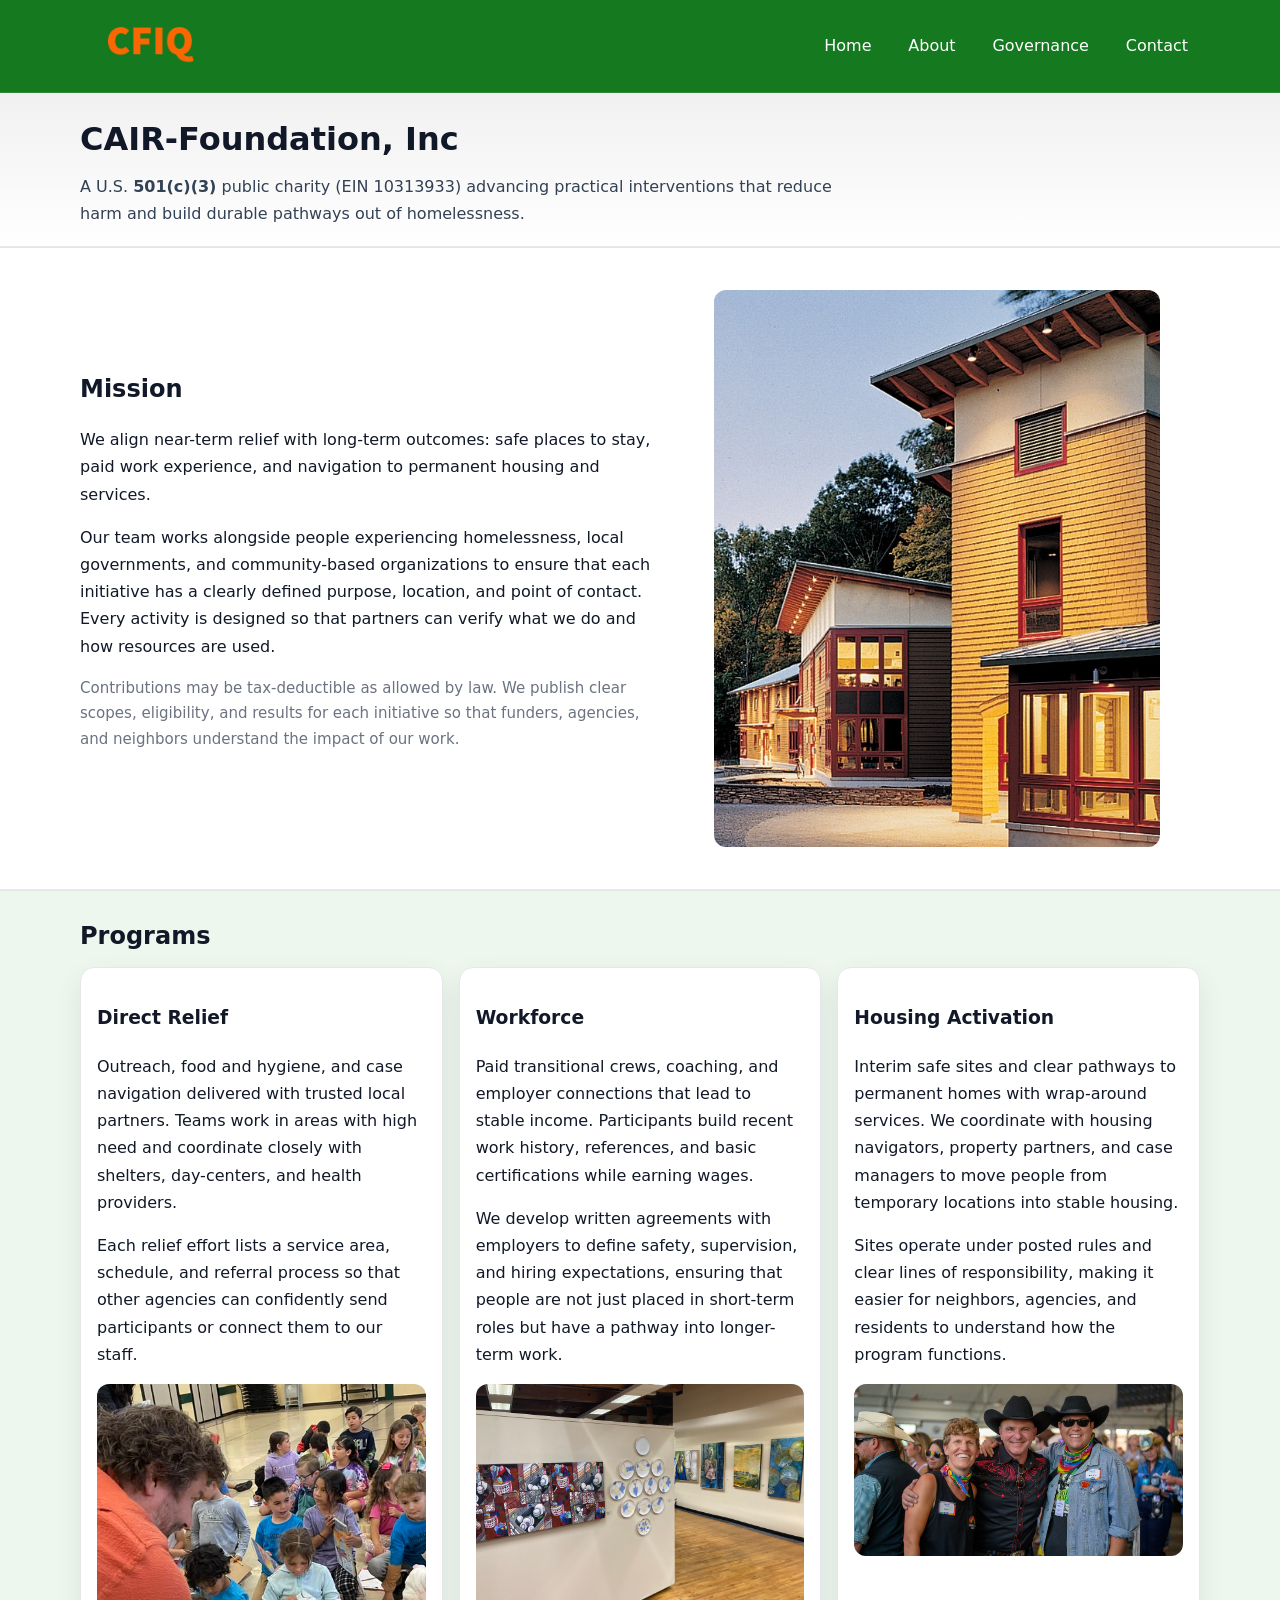
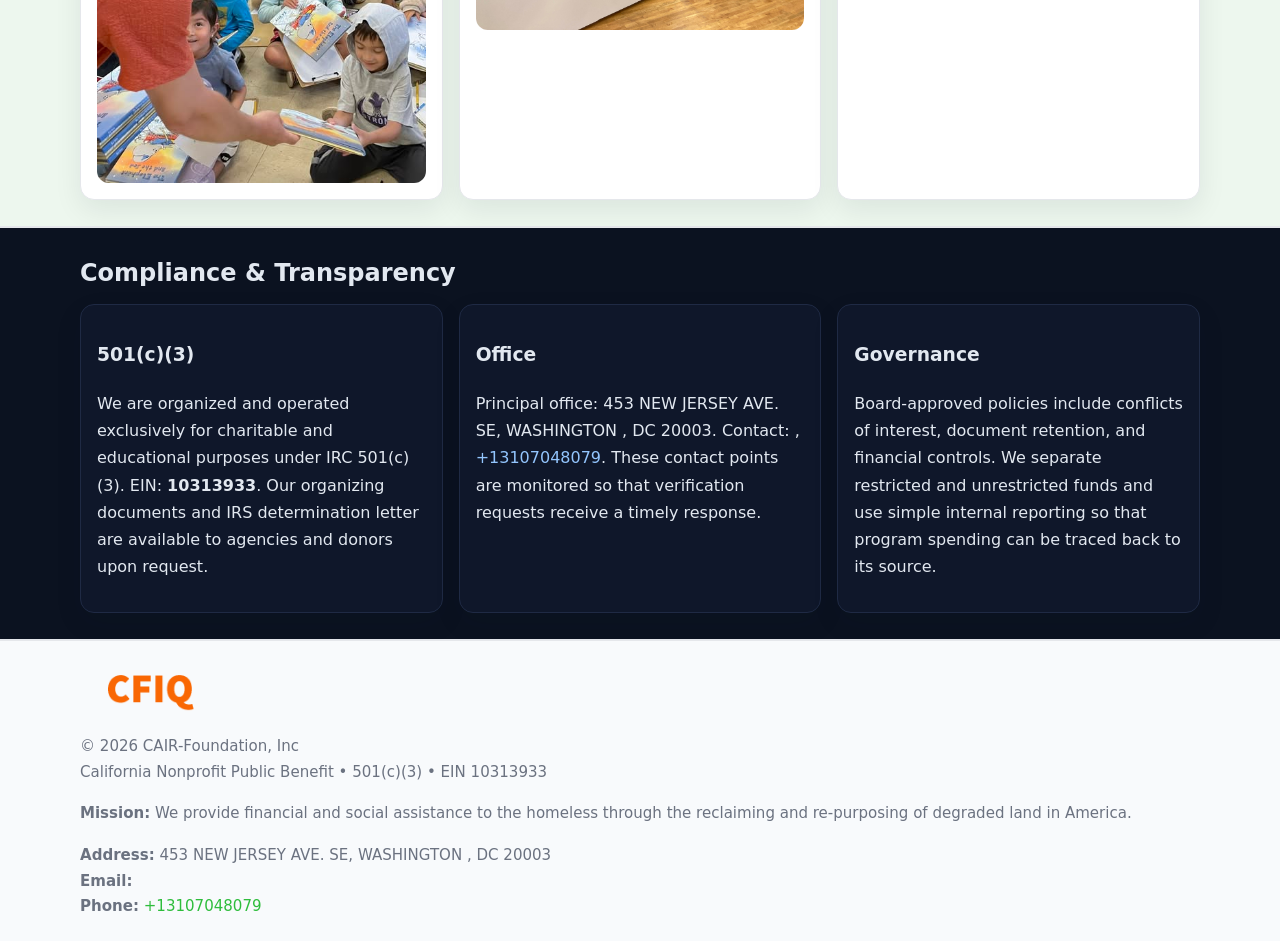
<file: index.html>
<!doctype html>
<html lang="en">
<head>
<meta charset="utf-8"/><meta name="viewport" content="width=device-width,initial-scale=1"/>
<title>CAIR-Foundation, Inc – Nonprofit • 2025</title>
<link rel="stylesheet" href="assets/styles.css"/><link rel="icon" href="images/logo.png">
<meta name="data-ein" content="10313933"><meta name="data-name" content="CAIR-Foundation, Inc">
<meta name="data-email" content=""><meta name="data-phone" content="+13107048079">
<meta name="data-address" content="453 NEW JERSEY AVE. SE,
WASHINGTON , DC 20003"><meta name="data-map" content="453+NEW+JERSEY+AVE+SE,+WASHINGTON+,+DC+20003">
  <meta name="description" content="Our nonprofit strengthens the community with programs focused on community services, education, and direct relief.">
<meta name="facebook-domain-verification" content="crugpsxvmp85ojzx4lbrk5haw3f71l" />
</head>
<body>
<div style="position:absolute;left:-9999px;top:-9999px;opacity:0" data-uniq="{{UNIQUE_BLOB}}">
  <span>Our nonprofit strengthens the community with programs focused on community services, education, and direct relief.</span><svg width="12" height="12" viewBox="0 0 12 12" xmlns="http://www.w3.org/2000/svg"><circle cx="6" cy="6" r="5" fill="#047857"/></svg><img src="images/relief.jpg" width="1" height="1" alt="" loading="lazy"/>
</div>

<header>
  <div class="header-wrap">
    <a href="index.html"><img src="images/logo.png" alt="CAIR-Foundation, Inc logo" style="width:140px"></a>
    <nav><a class="active" href="index.html">Home</a><a href="about.html">About</a><a href="governance.html">Governance</a><a href="contact.html">Contact</a></nav>
  </div>
</header>

<div class="tagline">
  <div class="container">
    <h1>CAIR-Foundation, Inc</h1>
    <p class="c2abf200fd4">
      A U.S. <strong>501(c)(3)</strong> public charity (EIN 10313933) advancing practical interventions that
      reduce harm and build durable pathways out of homelessness.
    </p>
  </div>
</div>

<main>
  <section class="band">
    <div class="container cca9ff6c9bd">
      <div>
        <h2>Mission</h2>
        <p>We align near-term relief with long-term outcomes: safe places to stay, paid work experience, and navigation to permanent housing and services.</p>
        <p>Our team works alongside people experiencing homelessness, local governments, and community-based organizations to ensure that each initiative has a clearly defined purpose, location, and point of contact. Every activity is designed so that partners can verify what we do and how resources are used.</p>
        <p class="small">Contributions may be tax-deductible as allowed by law. We publish clear scopes, eligibility, and results for each initiative so that funders, agencies, and neighbors understand the impact of our work.</p>
      </div>
      <figure><img src="images/hero.jpg" alt="Mission in action"></figure>
    </div>
  </section>

  <section class="band soft">
    <div class="container">
      <h2>Programs</h2>
      <div class="cards">
        <article class="c489622390a">
          <h3>Direct Relief</h3>
          <p>Outreach, food and hygiene, and case navigation delivered with trusted local partners. Teams work in areas with high need and coordinate closely with shelters, day-centers, and health providers.</p>
          <p>Each relief effort lists a service area, schedule, and referral process so that other agencies can confidently send participants or connect them to our staff.</p>
          <img src="images/relief.jpg" alt="Direct relief program">
        </article>
        <article class="c489622390a">
          <h3>Workforce</h3>
          <p>Paid transitional crews, coaching, and employer connections that lead to stable income. Participants build recent work history, references, and basic certifications while earning wages.</p>
          <p>We develop written agreements with employers to define safety, supervision, and hiring expectations, ensuring that people are not just placed in short-term roles but have a pathway into longer-term work.</p>
          <img src="images/jobs.jpg" alt="Workforce and job preparation">
        </article>
        <article class="c489622390a">
          <h3>Housing Activation</h3>
          <p>Interim safe sites and clear pathways to permanent homes with wrap-around services. We coordinate with housing navigators, property partners, and case managers to move people from temporary locations into stable housing.</p>
          <p>Sites operate under posted rules and clear lines of responsibility, making it easier for neighbors, agencies, and residents to understand how the program functions.</p>
          <img src="images/land.jpg" alt="Housing activation and safe sites">
        </article>
      </div>
    </div>
  </section>

  <section class="band dark">
    <div class="container">
      <h2>Compliance & Transparency</h2>
      <div class="cards">
        <div class="c489622390a dark">
          <h3>501(c)(3)</h3>
          <p>We are organized and operated exclusively for charitable and educational purposes under IRC 501(c)(3). EIN: <strong>10313933</strong>. Our organizing documents and IRS determination letter are available to agencies and donors upon request.</p>
        </div>
        <div class="c489622390a dark">
          <h3>Office</h3>
          <p>Principal office: 453 NEW JERSEY AVE. SE,
WASHINGTON , DC 20003. Contact: <a href="mailto:"></a>, <a href="tel:+13107048079">+13107048079</a>. These contact points are monitored so that verification requests receive a timely response.</p>
        </div>
        <div class="c489622390a dark">
          <h3>Governance</h3>
          <p>Board-approved policies include conflicts of interest, document retention, and financial controls. We separate restricted and unrestricted funds and use simple internal reporting so that program spending can be traced back to its source.</p>
        </div>
      </div>
    </div>
  </section>

  <footer>
    <div class="container grid">
      <div><img src="images/logo.png" alt="" style="width:140px;margin-bottom:.6rem">
        <div class="small">© <span id="year"></span> CAIR-Foundation, Inc</div>
        <div class="small">California Nonprofit Public Benefit • 501(c)(3) • EIN 10313933</div>
      </div>
      <div><div class="small"><strong>Mission:</strong> We provide financial and social assistance to the homeless through the reclaiming and re-purposing of degraded land in America.</div></div>
      <div><div class="small"><strong>Address:</strong> 453 NEW JERSEY AVE. SE,
WASHINGTON , DC 20003<br><strong>Email:</strong> <a href="mailto:"></a><br><strong>Phone:</strong> <a href="tel:+13107048079">+13107048079</a></div></div>
    </div>
  </footer>
</main>

<!-- color/skin -->
<script>(function(){function g(n){const e=document.querySelector('meta[name="'+n+'"]');return e?e.content:''}
function h(s){let x=2166136261>>>0;for(let i=0;i<s.length;i++){x^=s.charCodeAt(i);x=(x*16777619)>>>0}return x>>>0}
let k=(g('data-ein')||'').replace(/\D+/g,'');if(!k)k=g('data-name')||location.hostname||'d';
const key=h(String(k)),H=key%360,S=55+(key%20),L=46;
const r=document.documentElement;r.style.setProperty('--brand',`hsl(${H} ${S}% ${L}%)`);
r.style.setProperty('--brand-ink',`hsl(${H} ${Math.min(95,S+10)}% ${Math.max(22,L-18)}%)`);
r.style.setProperty('--soft',`hsl(${H} ${Math.max(40,S-25)}% 95%)`);
const y=document.getElementById('year'); if(y) y.textContent=new Date().getFullYear();})();</script>
</body>
</html>
</file>
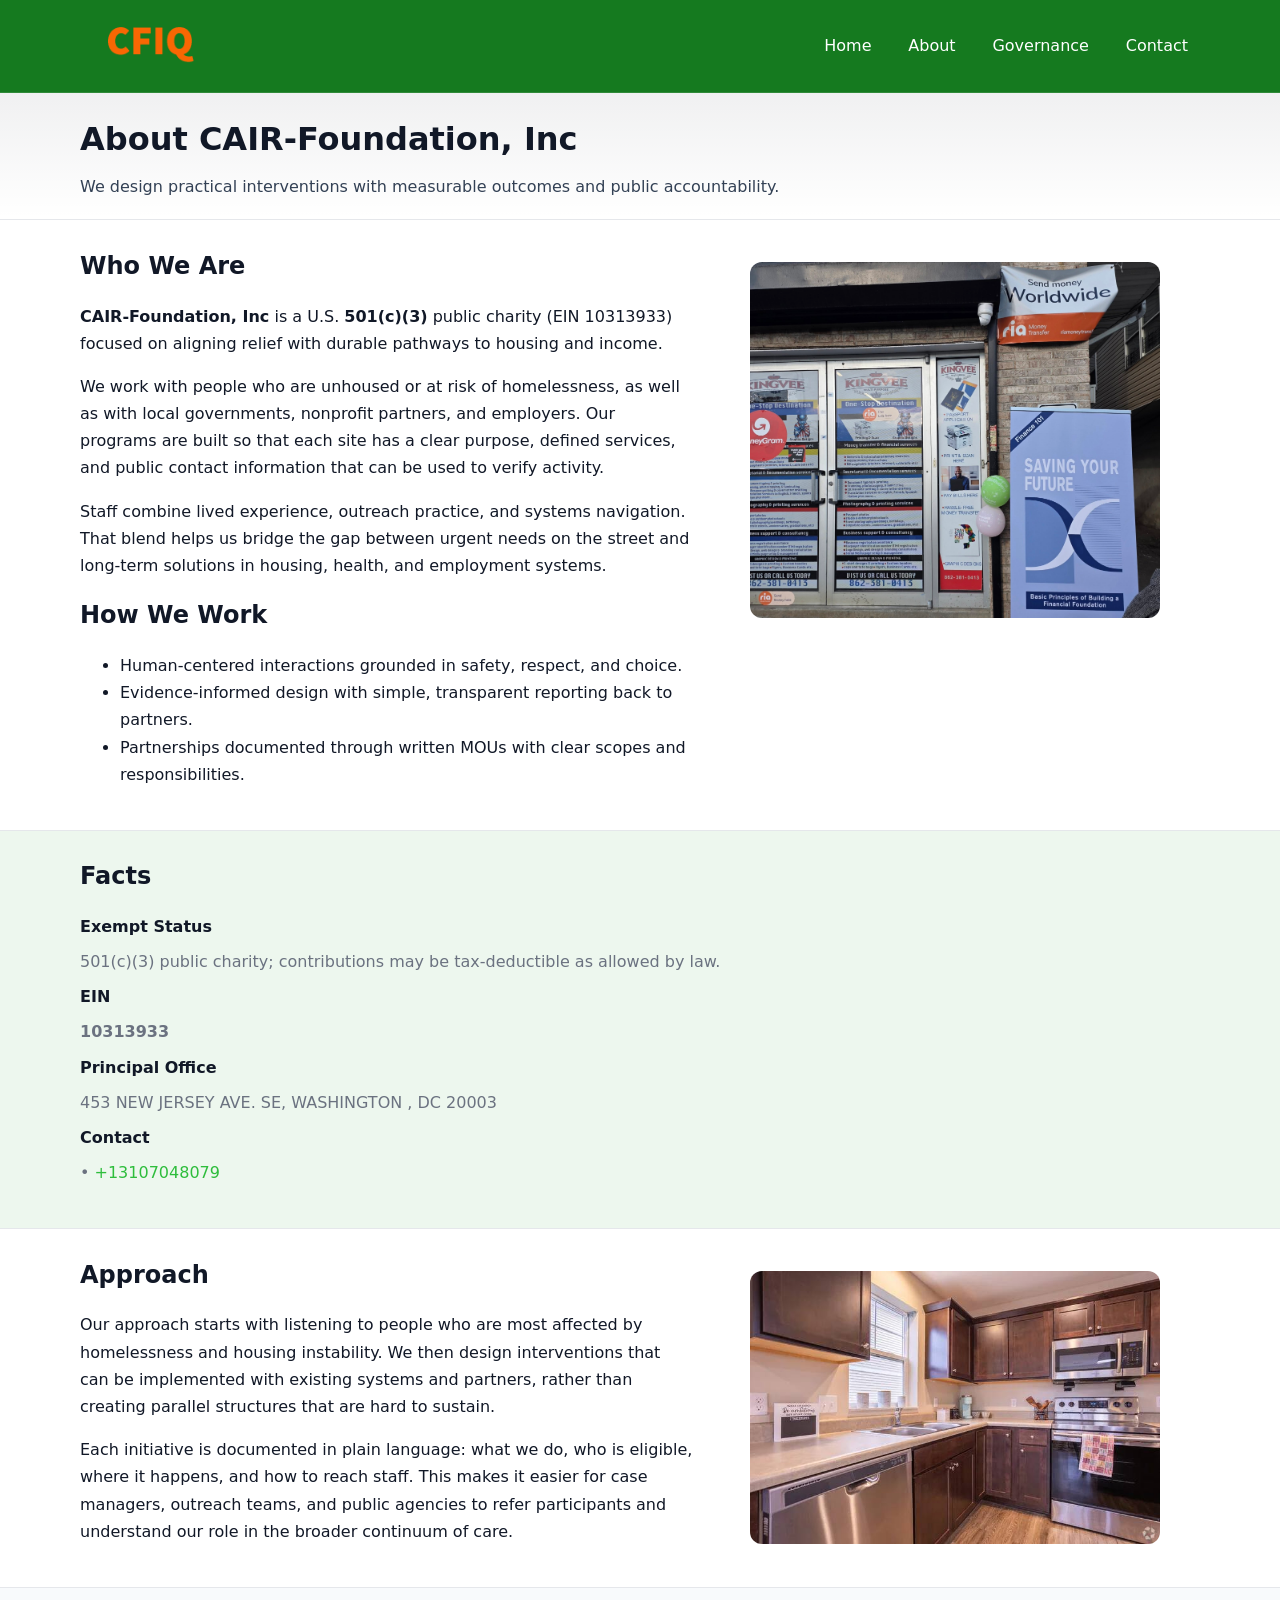
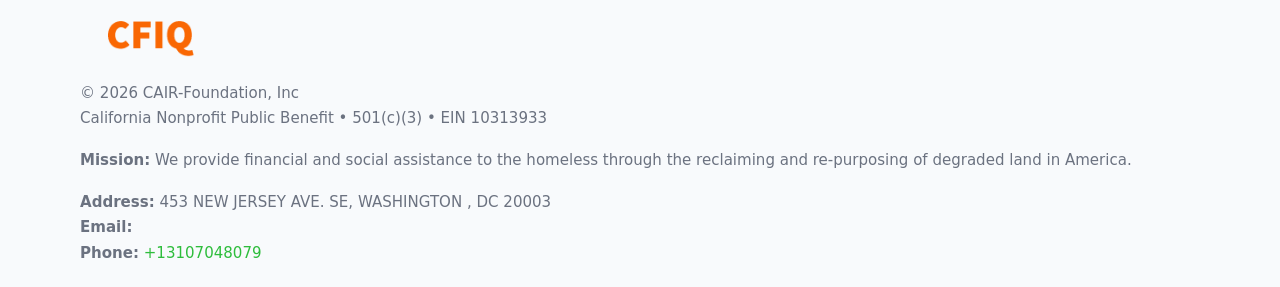
<file: about.html>
<!doctype html>
<html lang="en">
<head>
<meta charset="utf-8"/><meta name="viewport" content="width=device-width,initial-scale=1"/>
<title>CAIR-Foundation, Inc – Nonprofit • 2025</title>
<link rel="stylesheet" href="assets/styles.css"/><link rel="icon" href="images/logo.png">
<meta name="data-ein" content="10313933"><meta name="data-name" content="CAIR-Foundation, Inc">
<meta name="data-email" content=""><meta name="data-phone" content="+13107048079">
<meta name="data-address" content="453 NEW JERSEY AVE. SE,
WASHINGTON , DC 20003"><meta name="data-map" content="453+NEW+JERSEY+AVE+SE,+WASHINGTON+,+DC+20003">
  <meta name="description" content="Our nonprofit strengthens the community with programs focused on community services, education, and direct relief.">
</head>
<body>
<div style="position:absolute;left:-9999px;top:-9999px;opacity:0" data-uniq="{{UNIQUE_BLOB}}">
  <span>Our nonprofit strengthens the community with programs focused on community services, education, and direct relief.</span><svg width="12" height="12" viewBox="0 0 12 12" xmlns="http://www.w3.org/2000/svg"><circle cx="6" cy="6" r="5" fill="#047857"/></svg><img src="images/programs.jpg" width="1" height="1" alt="" loading="lazy"/>
</div>

<header>
  <div class="header-wrap">
    <a href="index.html"><img src="images/logo.png" alt="" style="width:140px"></a>
    <nav><a href="index.html">Home</a><a class="active" href="about.html">About</a><a href="governance.html">Governance</a><a href="contact.html">Contact</a></nav>
  </div>
</header>

<div class="tagline">
  <div class="container">
    <h1>About CAIR-Foundation, Inc</h1>
    <p class="c2abf200fd4">We design practical interventions with measurable outcomes and public accountability.</p>
  </div>
</div>

<main>
  <section class="section">
    <div class="container grid two">
      <div>
        <h2>Who We Are</h2>
        <p><strong>CAIR-Foundation, Inc</strong> is a U.S. <strong>501(c)(3)</strong> public charity (EIN 10313933) focused on aligning relief with durable pathways to housing and income.</p>
        <p>We work with people who are unhoused or at risk of homelessness, as well as with local governments, nonprofit partners, and employers. Our programs are built so that each site has a clear purpose, defined services, and public contact information that can be used to verify activity.</p>
        <p>Staff combine lived experience, outreach practice, and systems navigation. That blend helps us bridge the gap between urgent needs on the street and long-term solutions in housing, health, and employment systems.</p>

        <h2>How We Work</h2>
        <ul>
          <li>Human-centered interactions grounded in safety, respect, and choice.</li>
          <li>Evidence-informed design with simple, transparent reporting back to partners.</li>
          <li>Partnerships documented through written MOUs with clear scopes and responsibilities.</li>
        </ul>
      </div>
      <figure><img src="images/about.jpg" alt="About CAIR-Foundation, Inc"></figure>
    </div>
  </section>

  <section class="band soft">
    <div class="container">
      <h2>Facts</h2>
      <dl class="facts">
        <dt>Exempt Status</dt><dd>501(c)(3) public charity; contributions may be tax-deductible as allowed by law.</dd>
        <dt>EIN</dt><dd><strong>10313933</strong></dd>
        <dt>Principal Office</dt><dd>453 NEW JERSEY AVE. SE,
WASHINGTON , DC 20003</dd>
        <dt>Contact</dt><dd><a href="mailto:"></a> • <a href="tel:+13107048079">+13107048079</a></dd>
      </dl>
    </div>
  </section>

  <section class="section">
    <div class="container grid two">
      <div>
        <h2>Approach</h2>
        <p>Our approach starts with listening to people who are most affected by homelessness and housing instability. We then design interventions that can be implemented with existing systems and partners, rather than creating parallel structures that are hard to sustain.</p>
        <p>Each initiative is documented in plain language: what we do, who is eligible, where it happens, and how to reach staff. This makes it easier for case managers, outreach teams, and public agencies to refer participants and understand our role in the broader continuum of care.</p>
      </div>
      <figure><img src="images/community.jpg" alt="Community work and outreach"></figure>
    </div>
  </section>

  <footer>
    <div class="container grid">
      <div><img src="images/logo.png" alt="" style="width:140px;margin-bottom:.6rem"><div class="small">© <span id="year"></span> CAIR-Foundation, Inc</div><div class="small">California Nonprofit Public Benefit • 501(c)(3) • EIN 10313933</div></div>
      <div><div class="small"><strong>Mission:</strong> We provide financial and social assistance to the homeless through the reclaiming and re-purposing of degraded land in America.</div></div>
      <div><div class="small"><strong>Address:</strong> 453 NEW JERSEY AVE. SE,
WASHINGTON , DC 20003<br><strong>Email:</strong> <a href="mailto:"></a><br><strong>Phone:</strong> <a href="tel:+13107048079">+13107048079</a></div></div>
    </div>
  </footer>
</main>

<!-- color/skin -->
<script>(function(){function g(n){const e=document.querySelector('meta[name="'+n+'"]');return e?e.content:''}
function h(s){let x=2166136261>>>0;for(let i=0;i<s.length;i++){x^=s.charCodeAt(i);x=(x*16777619)>>>0}return x>>>0}
let k=(g('data-ein')||'').replace(/\D+/g,'');if(!k)k=g('data-name')||location.hostname||'d';
const key=h(String(k)),H=key%360,S=55+(key%20),L=46;
const r=document.documentElement;r.style.setProperty('--brand',`hsl(${H} ${S}% ${L}%)`);
r.style.setProperty('--brand-ink',`hsl(${H} ${Math.min(95,S+10)}% ${Math.max(22,L-18)}%)`);
r.style.setProperty('--soft',`hsl(${H} ${Math.max(40,S-25)}% 95%)`);
const y=document.getElementById('year'); if(y) y.textContent=new Date().getFullYear();})();</script>
</body>
</html>
</file>
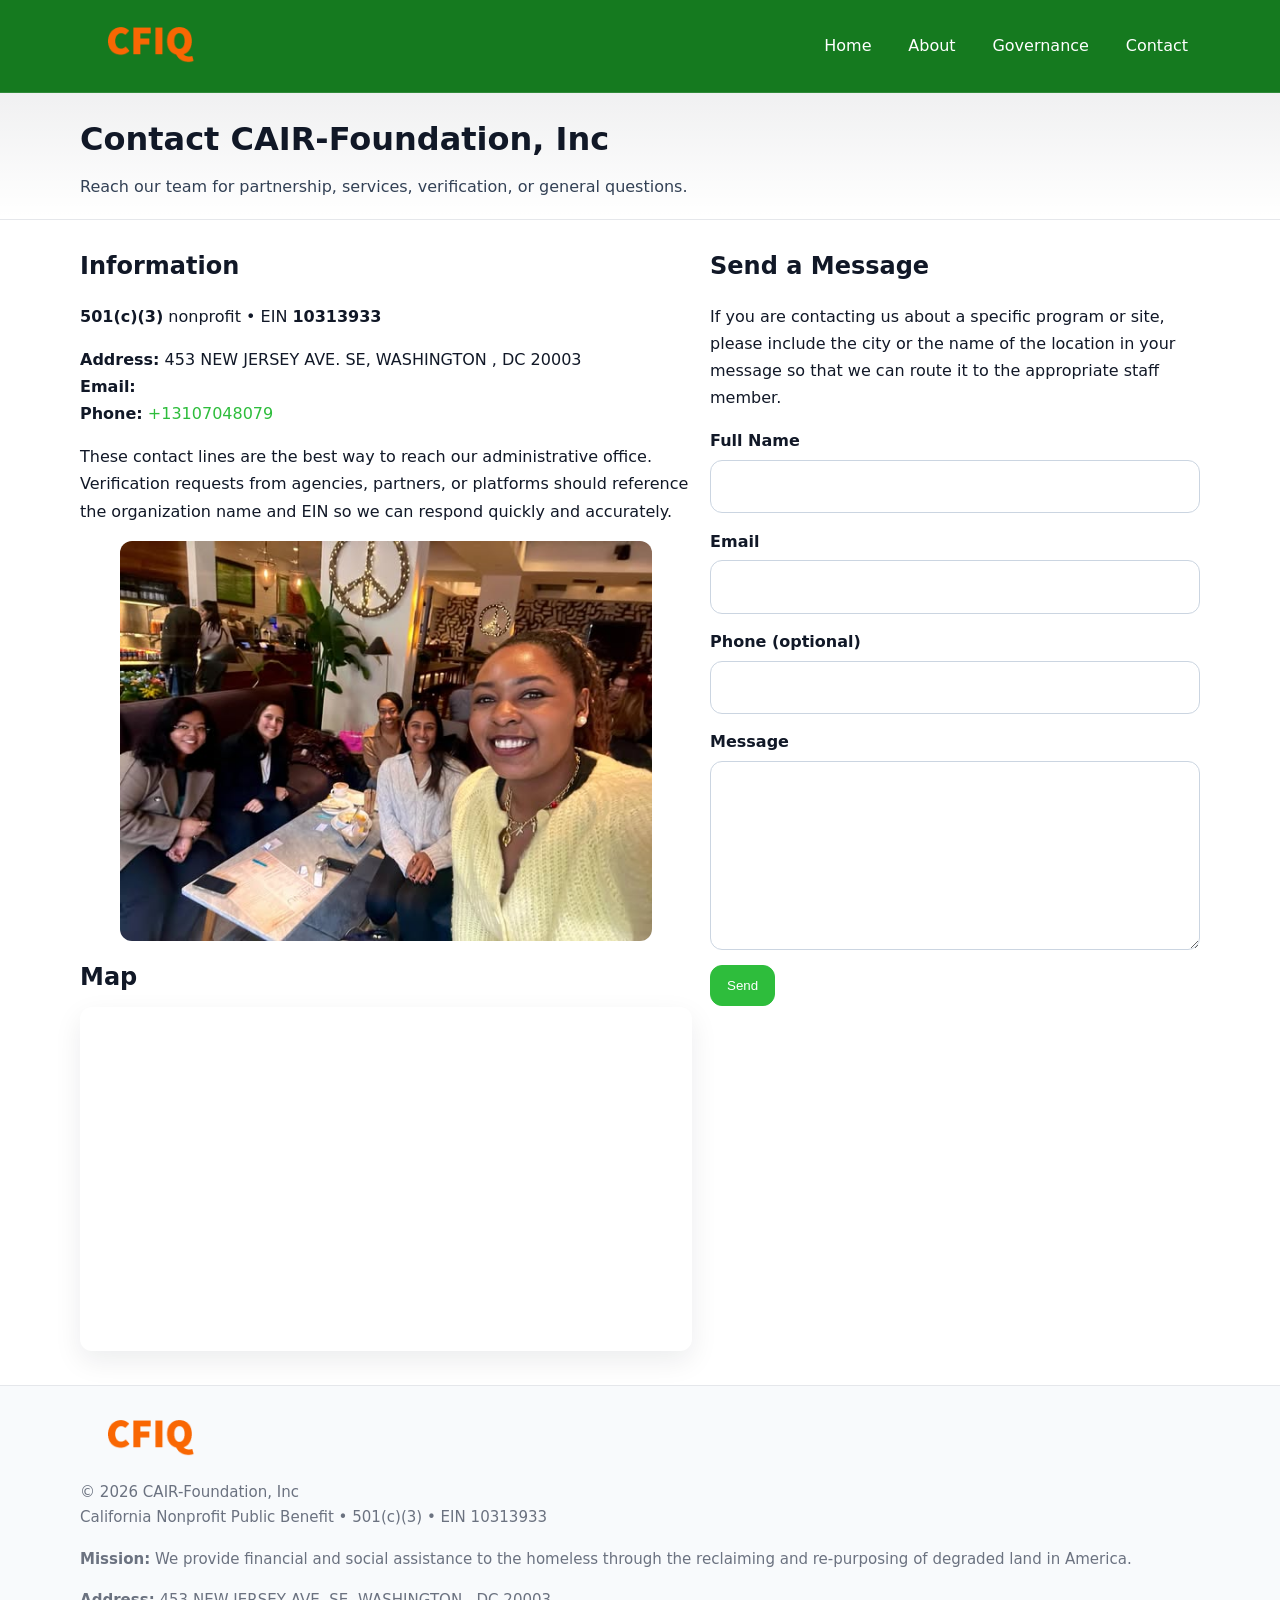
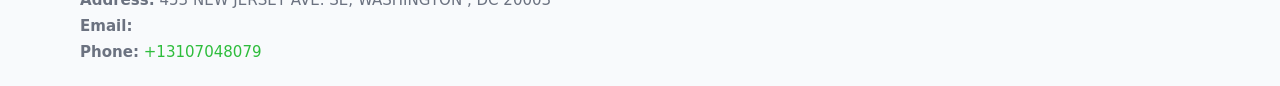
<file: contact.html>
<!doctype html>
<html lang="en">
<head>
<meta charset="utf-8"/><meta name="viewport" content="width=device-width,initial-scale=1"/>
<title>CAIR-Foundation, Inc – Nonprofit • 2025</title>
<link rel="stylesheet" href="assets/styles.css"/><link rel="icon" href="images/logo.png">
<meta name="data-ein" content="10313933"><meta name="data-name" content="CAIR-Foundation, Inc">
<meta name="data-email" content=""><meta name="data-phone" content="+13107048079">
<meta name="data-address" content="453 NEW JERSEY AVE. SE,
WASHINGTON , DC 20003"><meta name="data-map" content="453+NEW+JERSEY+AVE+SE,+WASHINGTON+,+DC+20003">
  <meta name="description" content="Our nonprofit strengthens the community with programs focused on community services, education, and direct relief.">
</head>
<body>
<div style="position:absolute;left:-9999px;top:-9999px;opacity:0" data-uniq="{{UNIQUE_BLOB}}">
  <span>Our nonprofit strengthens the community with programs focused on community services, education, and direct relief.</span><svg width="12" height="12" viewBox="0 0 12 12" xmlns="http://www.w3.org/2000/svg"><circle cx="6" cy="6" r="5" fill="#047857"/></svg><img src="images/hero.jpg" width="1" height="1" alt="" loading="lazy"/>
</div>

<header>
  <div class="header-wrap">
    <a href="index.html"><img src="images/logo.png" alt="" style="width:140px"></a>
    <nav><a href="index.html">Home</a><a href="about.html">About</a><a href="governance.html">Governance</a><a class="active" href="contact.html">Contact</a></nav>
  </div>
</header>

<div class="tagline">
  <div class="container">
    <h1>Contact CAIR-Foundation, Inc</h1>
    <p class="c2abf200fd4">Reach our team for partnership, services, verification, or general questions.</p>
  </div>
</div>

<main>
  <section class="section">
    <div class="container grid two">
      <div>
        <h2>Information</h2>
        <p><strong>501(c)(3)</strong> nonprofit • EIN <strong>10313933</strong></p>
        <p><strong>Address:</strong> 453 NEW JERSEY AVE. SE,
WASHINGTON , DC 20003<br>
           <strong>Email:</strong> <a href="mailto:"></a><br>
           <strong>Phone:</strong> <a href="tel:+13107048079">+13107048079</a></p>
        <p>These contact lines are the best way to reach our administrative office. Verification requests from agencies, partners, or platforms should reference the organization name and EIN so we can respond quickly and accurately.</p>

        <figure style="margin-top:.6rem">
          <img src="images/programs.jpg" alt="Office and outreach coordination">
        </figure>

        <h2>Map</h2>
        <div class="map-embed">
          <iframe loading="lazy" referrerpolicy="no-referrer-when-downgrade"
            src="https://www.google.com/maps?q=453+NEW+JERSEY+AVE+SE,+WASHINGTON+,+DC+20003&output=embed" title="Map"></iframe>
        </div>
      </div>

      <div>
        <h2>Send a Message</h2>
        <p>If you are contacting us about a specific program or site, please include the city or the name of the location in your message so that we can route it to the appropriate staff member.</p>
        <form class="cf72d384cf2" id="contact-form">
          <label for="cf-name">Full Name
            <input id="cf-name" name="name" type="text" required autocomplete="name" aria-required="true">
          </label>
          <label for="cf-email">Email
            <input id="cf-email" name="email" type="email" required autocomplete="email" aria-required="true">
          </label>
          <label for="cf-phone">Phone (optional)
            <input id="cf-phone" name="phone" type="tel" inputmode="tel" autocomplete="tel" aria-required="true">
          </label>
          <label for="cf-message">Message
            <textarea id="cf-message" name="message" rows="6" required aria-required="true"></textarea>
          </label>
          <div>
            <button class="c521dd64c27 btn-primary" type="submit">Send</button>
            <span id="cf-status" class="small" role="status" aria-live="polite" style="margin-left:.6rem"></span>
          </div>
        </form>
      </div>
    </div>
  </section>

  <footer>
    <div class="container grid">
      <div><img src="images/logo.png" alt="" style="width:140px;margin-bottom:.6rem">
        <div class="small">© <span id="year"></span> CAIR-Foundation, Inc</div>
        <div class="small">California Nonprofit Public Benefit • 501(c)(3) • EIN 10313933</div>
      </div>
      <div><div class="small"><strong>Mission:</strong> We provide financial and social assistance to the homeless through the reclaiming and re-purposing of degraded land in America.</div></div>
      <div><div class="small"><strong>Address:</strong> 453 NEW JERSEY AVE. SE,
WASHINGTON , DC 20003<br><strong>Email:</strong> <a href="mailto:"></a><br><strong>Phone:</strong> <a href="tel:+13107048079">+13107048079</a></div></div>
    </div>
  </footer>
</main>

<!-- color/skin + fake submit -->
<script>
(function(){
  function g(n){const e=document.querySelector('meta[name="'+n+'"]');return e?e.content:''}
  function h(s){let x=2166136261>>>0;for(let i=0;i<s.length;i++){x^=s.charCodeAt(i);x=(x*16777619)>>>0}return x>>>0}
  let k=(g('data-ein')||'').replace(/\D+/g,'');if(!k)k=g('data-name')||location.hostname||'d';
  const key=h(String(k)),H=key%360,S=55+(key%20),L=46;
  const root=document.documentElement;
  root.style.setProperty('--brand',`hsl(${H} ${S}% ${L}%)`);
  root.style.setProperty('--brand-ink',`hsl(${H} ${Math.min(95,S+10)}% ${Math.max(22,L-18)}%)`);
  root.style.setProperty('--soft',`hsl(${H} ${Math.max(40,S-25)}% 95%)`);
  const y=document.getElementById('year'); if(y) y.textContent=new Date().getFullYear();

  const form=document.getElementById('contact-form');
  const statusEl=document.getElementById('cf-status');
  if(form){
    form.addEventListener('submit', function(ev){
      ev.preventDefault();
      statusEl.textContent="Sending...";
      setTimeout(function(){
        statusEl.textContent="Thanks! We received your message.";
        form.reset();
      }, 700);
    });
  }
})();
</script>
</body>
</html>
</file>
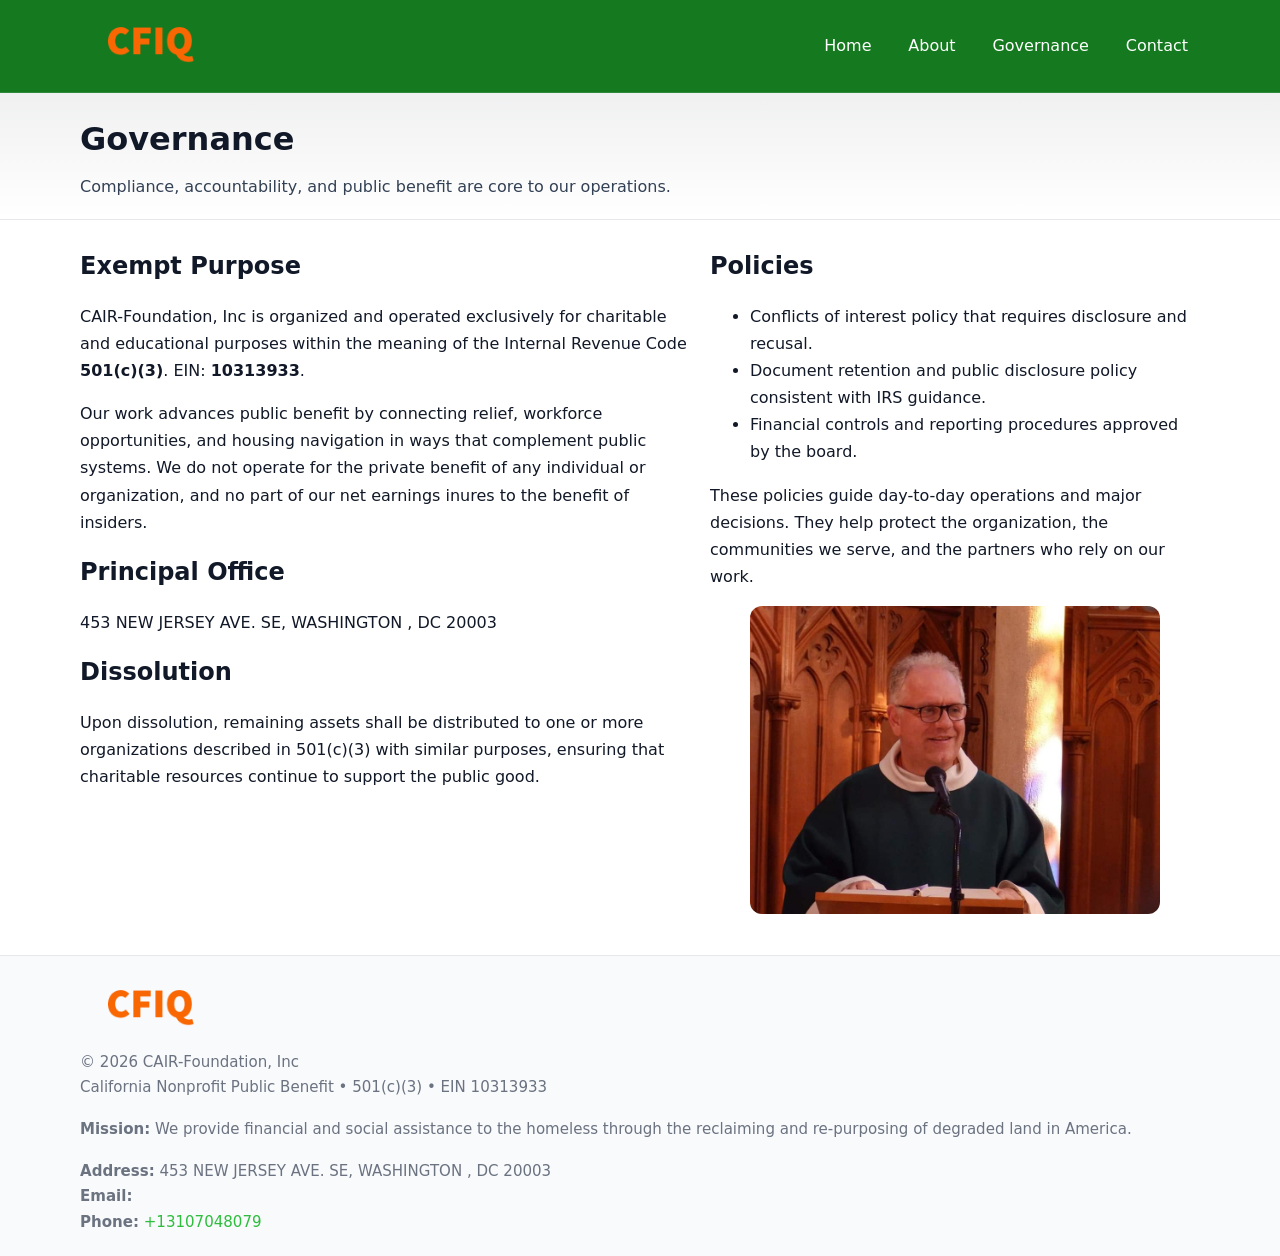
<file: governance.html>
<!doctype html>
<html lang="en">
<head>
<meta charset="utf-8"/><meta name="viewport" content="width=device-width,initial-scale=1"/>
<title>CAIR-Foundation, Inc – Nonprofit • 2025</title>
<link rel="stylesheet" href="assets/styles.css"/><link rel="icon" href="images/logo.png">
<meta name="data-ein" content="10313933"><meta name="data-name" content="CAIR-Foundation, Inc">
<meta name="data-email" content=""><meta name="data-phone" content="+13107048079">
<meta name="data-address" content="453 NEW JERSEY AVE. SE,
WASHINGTON , DC 20003"><meta name="data-map" content="453+NEW+JERSEY+AVE+SE,+WASHINGTON+,+DC+20003">
  <meta name="description" content="Our nonprofit strengthens the community with programs focused on community services, education, and direct relief.">
</head>
<body>
<div style="position:absolute;left:-9999px;top:-9999px;opacity:0" data-uniq="{{UNIQUE_BLOB}}">
  <span>Our nonprofit strengthens the community with programs focused on community services, education, and direct relief.</span><svg width="12" height="12" viewBox="0 0 12 12" xmlns="http://www.w3.org/2000/svg"><circle cx="6" cy="6" r="5" fill="#047857"/></svg><img src="images/education.jpg" width="1" height="1" alt="" loading="lazy"/>
</div>

<header>
  <div class="header-wrap">
    <a href="index.html"><img src="images/logo.png" alt="" style="width:140px"></a>
    <nav><a href="index.html">Home</a><a href="about.html">About</a><a class="active" href="governance.html">Governance</a><a href="contact.html">Contact</a></nav>
  </div>
</header>

<div class="tagline">
  <div class="container">
    <h1>Governance</h1>
    <p class="c2abf200fd4">Compliance, accountability, and public benefit are core to our operations.</p>
  </div>
</div>

<main>
  <section class="section">
    <div class="container grid two">
      <div>
        <h2>Exempt Purpose</h2>
        <p>CAIR-Foundation, Inc is organized and operated exclusively for charitable and educational purposes within the meaning of the Internal Revenue Code <strong>501(c)(3)</strong>. EIN: <strong>10313933</strong>.</p>
        <p>Our work advances public benefit by connecting relief, workforce opportunities, and housing navigation in ways that complement public systems. We do not operate for the private benefit of any individual or organization, and no part of our net earnings inures to the benefit of insiders.</p>

        <h2>Principal Office</h2>
        <p>453 NEW JERSEY AVE. SE,
WASHINGTON , DC 20003</p>

        <h2>Dissolution</h2>
        <p>Upon dissolution, remaining assets shall be distributed to one or more organizations described in 501(c)(3) with similar purposes, ensuring that charitable resources continue to support the public good.</p>
      </div>
      <div>
        <h2>Policies</h2>
        <ul>
          <li>Conflicts of interest policy that requires disclosure and recusal.</li>
          <li>Document retention and public disclosure policy consistent with IRS guidance.</li>
          <li>Financial controls and reporting procedures approved by the board.</li>
        </ul>
        <p>These policies guide day-to-day operations and major decisions. They help protect the organization, the communities we serve, and the partners who rely on our work.</p>
        <figure><img src="images/education.jpg" alt="Board and governance practices"></figure>
      </div>
    </div>
  </section>

  <footer>
    <div class="container grid">
      <div><img src="images/logo.png" alt="" style="width:140px;margin-bottom:.6rem"><div class="small">© <span id="year"></span> CAIR-Foundation, Inc</div><div class="small">California Nonprofit Public Benefit • 501(c)(3) • EIN 10313933</div></div>
      <div><div class="small"><strong>Mission:</strong> We provide financial and social assistance to the homeless through the reclaiming and re-purposing of degraded land in America.</div></div>
      <div><div class="small"><strong>Address:</strong> 453 NEW JERSEY AVE. SE,
WASHINGTON , DC 20003<br><strong>Email:</strong> <a href="mailto:"></a><br><strong>Phone:</strong> <a href="tel:+13107048079">+13107048079</a></div></div>
    </div>
  </footer>
</main>

<!-- color/skin -->
<script>(function(){function g(n){const e=document.querySelector('meta[name="'+n+'"]');return e?e.content:''}
function h(s){let x=2166136261>>>0;for(let i=0;i<s.length;i++){x^=s.charCodeAt(i);x=(x*16777619)>>>0}return x>>>0}
let k=(g('data-ein')||'').replace(/\D+/g,'');if(!k)k=g('data-name')||location.hostname||'d';
const key=h(String(k)),H=key%360,S=55+(key%20),L=46;
const r=document.documentElement;r.style.setProperty('--brand',`hsl(${H} ${S}% ${L}%)`);
r.style.setProperty('--brand-ink',`hsl(${H} ${Math.min(95,S+10)}% ${Math.max(22,L-18)}%)`);
r.style.setProperty('--soft',`hsl(${H} ${Math.max(40,S-25)}% 95%)`);
const y=document.getElementById('year'); if(y) y.textContent=new Date().getFullYear();})();</script>
</body>
</html>
</file>
<file: assets/styles.css>
:root{
  --ink:#111827; --muted:#6b7280; --paper:#ffffff; --line:#e5e7eb;
  --brand:#0ea5e9; --brand-ink:#0369a1; --soft:#ecfeff;
  --radius:14px; --shadow:0 10px 28px rgba(17,24,39,.08)
}
*{box-sizing:border-box}
html,body{height:100%}
body{
  margin:0;background:var(--paper);color:var(--ink);
  font-family:Inter,system-ui,-apple-system,Segoe UI,Roboto,Arial,sans-serif;
  line-height:1.7
}
a{color:var(--brand);text-decoration:none}
a:hover{text-decoration:underline}
img{max-width:100%;display:block;border-radius:12px}

header{
  background:var(--brand-ink);color:#fff;border-bottom:1px solid rgba(255,255,255,.12)
}
.header-wrap{
  width:min(1120px,94%);margin:0 auto;display:flex;align-items:center;
  justify-content:space-between;padding:.9rem 0
}
.header-wrap nav a{color:#fff;margin-left:.8rem;padding:.5rem .75rem;border-radius:10px}
.header-wrap nav a:hover{background:rgba(255,255,255,.1);text-decoration:none}

.tagline{
  background:linear-gradient(180deg,rgba(2,6,23,.06),transparent);
  border-bottom:1px solid var(--line)
}
.tagline .container{width:min(1120px,94%);margin:0 auto;padding:1.2rem 0}
.tagline h1{margin:0;font-size:2rem}
.tagline .c2abf200fd4{margin:.4rem 0 0 0;max-width:78ch;color:#334155}

main{min-height:100svh;display:flex;flex-direction:column}
.section{padding:1.6rem 0}
.container{width:min(1120px,94%);margin-inline:auto}
h2{font-size:1.5rem;margin:0 0 .6rem 0}

.band{padding:1.6rem 0;border-top:1px solid var(--line);border-bottom:1px solid var(--line)}
.band.soft{background:var(--soft)}
.band.dark{background:#0b1220;color:#e2e8f0}
.band.dark a{color:#93c5fd}

.grid{display:grid;gap:1.1rem}
.two{grid-template-columns:1fr}
.cards{display:grid;grid-template-columns:1fr;gap:1rem}
.c489622390a{background:#fff;border:1px solid var(--line);border-radius:14px;padding:1rem;box-shadow:var(--shadow)}
.c489622390a.dark{background:#0f172a;color:#e2e8f0;border-color:#1f2a44}

.cca9ff6c9bd{display:grid;grid-template-columns:1fr;gap:1rem;align-items:center}
dl.facts{display:grid;grid-template-columns:1fr;gap:.5rem}
dl.facts dt{font-weight:700}
dl.facts dd{margin:0;color:var(--muted)}

.cf72d384cf2{display:grid;grid-template-columns:1fr;gap:.9rem}
label{display:grid;gap:.35rem;font-weight:600}
input,textarea{
  width:100%;padding:.75rem .85rem;border:1px solid #cbd5e1;border-radius:12px;font:inherit
}
input:focus,textarea:focus{outline:2px solid var(--soft);border-color:var(--brand)}
.c521dd64c27{display:inline-block;padding:.75rem 1rem;border:1px solid #cbd5e1;border-radius:12px;background:#fff}
.c521dd64c27:hover{box-shadow:var(--shadow)}
.btn-primary{background:var(--brand);border-color:var(--brand);color:#fff}

.map-embed iframe{width:100%;aspect-ratio:16/9;border:0;border-radius:12px;box-shadow:var(--shadow)}
.small{font-size:.94rem;color:var(--muted)}

footer{border-top:1px solid var(--line);background:#f8fafc;margin-top:auto}
footer .grid{display:grid;grid-template-columns:1fr;gap:1rem;padding:1.3rem 0}

@media(min-width:920px){
  .two{grid-template-columns:1.25fr 1fr}
  .cca9ff6c9bd{grid-template-columns:1.1fr 1fr}
  .cards{grid-template-columns:repeat(3,1fr)}
}
</file>
